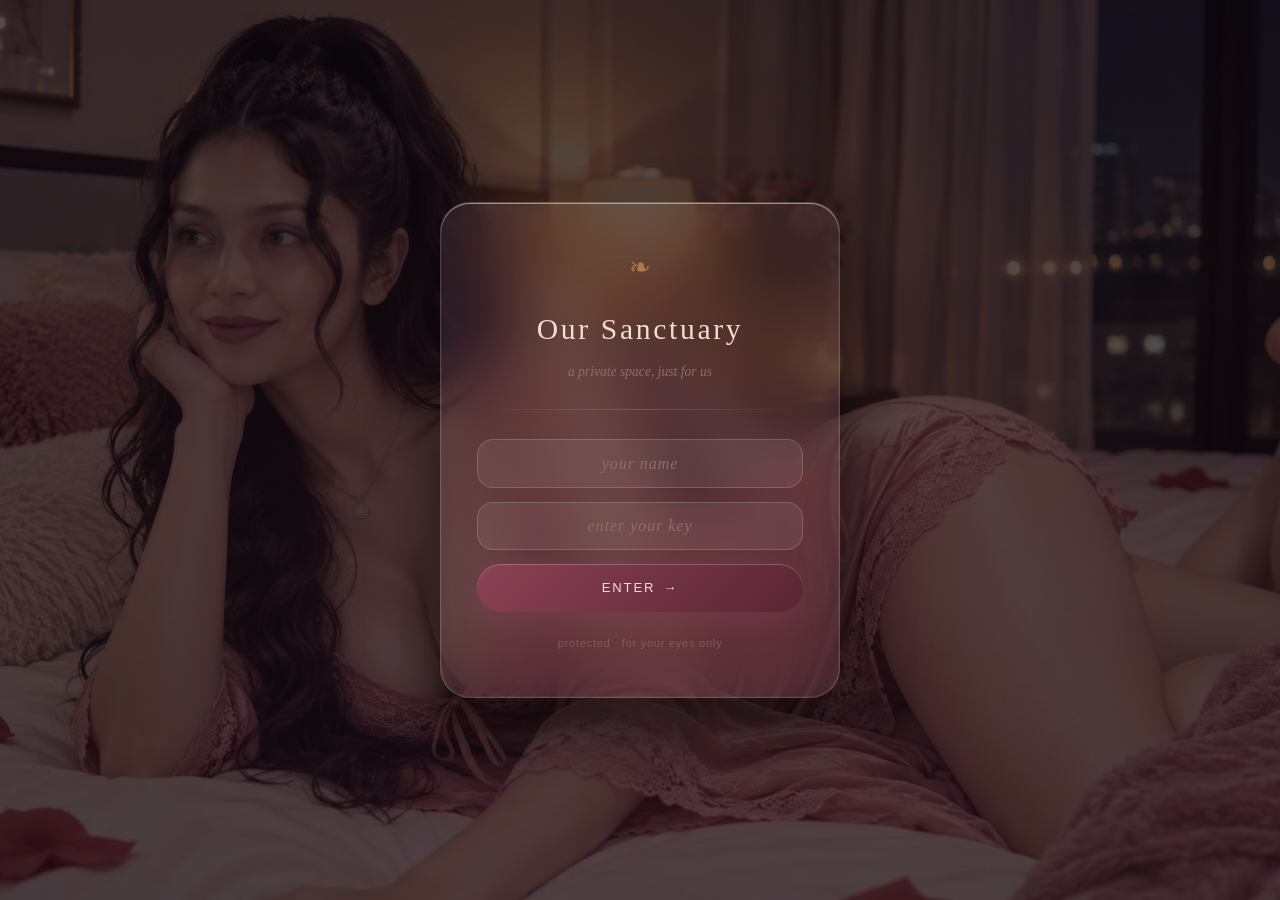
<file: index.html>
<!DOCTYPE html>
<html lang="en">
<head>
    <meta charset="UTF-8">
    <meta name="viewport" content="width=device-width, initial-scale=1.0, viewport-fit=cover">
    <meta name="robots" content="noindex, nofollow">
    <meta name="description" content="Private space">
    <title>Our Sanctuary</title>
    <link rel="icon" href="data:image/svg+xml,<svg xmlns='http://www.w3.org/2000/svg' viewBox='0 0 100 100'><text y='.9em' font-size='90'>🌹</text></svg>">
    <link rel="stylesheet" href="css/style.css?v=20260920m">

    <!-- Add to Home Screen — launches full-screen, without Safari's browser chrome -->
    <link rel="manifest" href="manifest.json">
    <link rel="apple-touch-icon" href="assets/icon-180.png">
    <meta name="apple-mobile-web-app-capable" content="yes">
    <meta name="apple-mobile-web-app-status-bar-style" content="black-translucent">
    <meta name="apple-mobile-web-app-title" content="Our Sanctuary">
    <meta name="theme-color" content="#0E0810">
</head>
<body class="page-gate" style="visibility:hidden">

    <div class="bg-layer"></div>
    <div class="hearts-container"></div>

    <main class="gate-card">
        <span class="gate-ornament">❧</span>
        <h1 class="gate-title" id="gate-title">Our Sanctuary</h1>
        <p class="gate-subtitle">a private space, just for us</p>
        <div class="gate-divider"></div>

        <form id="login-form" class="gate-form" autocomplete="off">
            <input
                type="text"
                id="name-input"
                class="password-field"
                placeholder="your name"
                autocomplete="name"
                maxlength="40"
                required
            >
            <input
                type="password"
                id="password-input"
                class="password-field"
                placeholder="enter your key"
                autocomplete="current-password"
                required
            >
            <p class="error-msg" id="error-msg" hidden aria-live="polite">
                Incorrect password. Please try again.
            </p>
            <button type="submit" class="enter-btn" id="enter-btn">
                <span>Enter</span>
                <span class="btn-arrow">→</span>
            </button>
        </form>

        <p class="gate-note">protected · for your eyes only</p>
    </main>

    <script src="js/config.js?v=20260920m"></script>
    <script src="js/crypto.js?v=20260920m"></script>
    <script src="js/auth.js?v=20260920m"></script>
    <!-- storage.js + firebase.js: needed here so clearLocalVaultDataIfSignedOut() can verify
         everything is actually backed up to the cloud before wiping anything on this page -->
    <script src="js/storage.js?v=20260920m"></script>
    <script src="js/firebase.js?v=20260920m"></script>
    <script src="js/hearts.js?v=20260920m"></script>
    <script>
        // Apply config
        if (CONFIG.siteTitle) {
            document.title = CONFIG.siteTitle;
            document.getElementById('gate-title').textContent = CONFIG.siteTitle;
        }
        // An admin-set custom background (synced from vault.html) takes priority over the bundled default,
        // using whatever focal point was picked for it — CONFIG.backgroundPosition only applies to the
        // bundled default photo, since it was tuned for that one specifically.
        const _customBg    = localStorage.getItem('sanctuary-custom-bg');
        const _customBgPos = localStorage.getItem('sanctuary-custom-bg-position');
        const _bgSrc        = _customBg || CONFIG.backgroundImage;
        if (_bgSrc) {
            const _layer = document.querySelector('.bg-layer');
            if (_layer) {
                _layer.style.backgroundImage =
                    `linear-gradient(rgba(14,8,16,.72),rgba(14,8,16,.72)), url('${_bgSrc}')`;
                _layer.style.backgroundPosition = _customBg ? (_customBgPos || 'center') : (CONFIG.backgroundPosition || 'center');
            }
        }

        // Skip gate if already authenticated; unhide only after the async check
        (async () => {
            if (await isAuthenticated()) {
                window.location.href = 'vault.html';
            } else {
                await clearLocalVaultDataIfSignedOut();
                document.getElementById('name-input').value = getLoginName();
                document.body.style.visibility = '';
            }
        })();

        document.getElementById('login-form').addEventListener('submit', async function(e) {
            e.preventDefault();
            const btn  = document.getElementById('enter-btn');
            const err  = document.getElementById('error-msg');
            const name = document.getElementById('name-input').value.trim();
            const pw   = document.getElementById('password-input').value;

            btn.disabled = true;
            btn.innerHTML = '<span>Unlocking…</span>';
            err.hidden = true;

            const ok = await login(pw);
            if (ok) setLoginName(name);

            if (ok) {
                document.body.classList.add('unlocking');
                setTimeout(function() { window.location.href = 'vault.html'; }, 750);
            } else {
                btn.disabled = false;
                btn.innerHTML = '<span>Enter</span><span class="btn-arrow">→</span>';
                err.hidden = false;
                document.getElementById('password-input').value = '';
                document.getElementById('password-input').focus();
            }
        });
    </script>
</body>
</html>
</file>
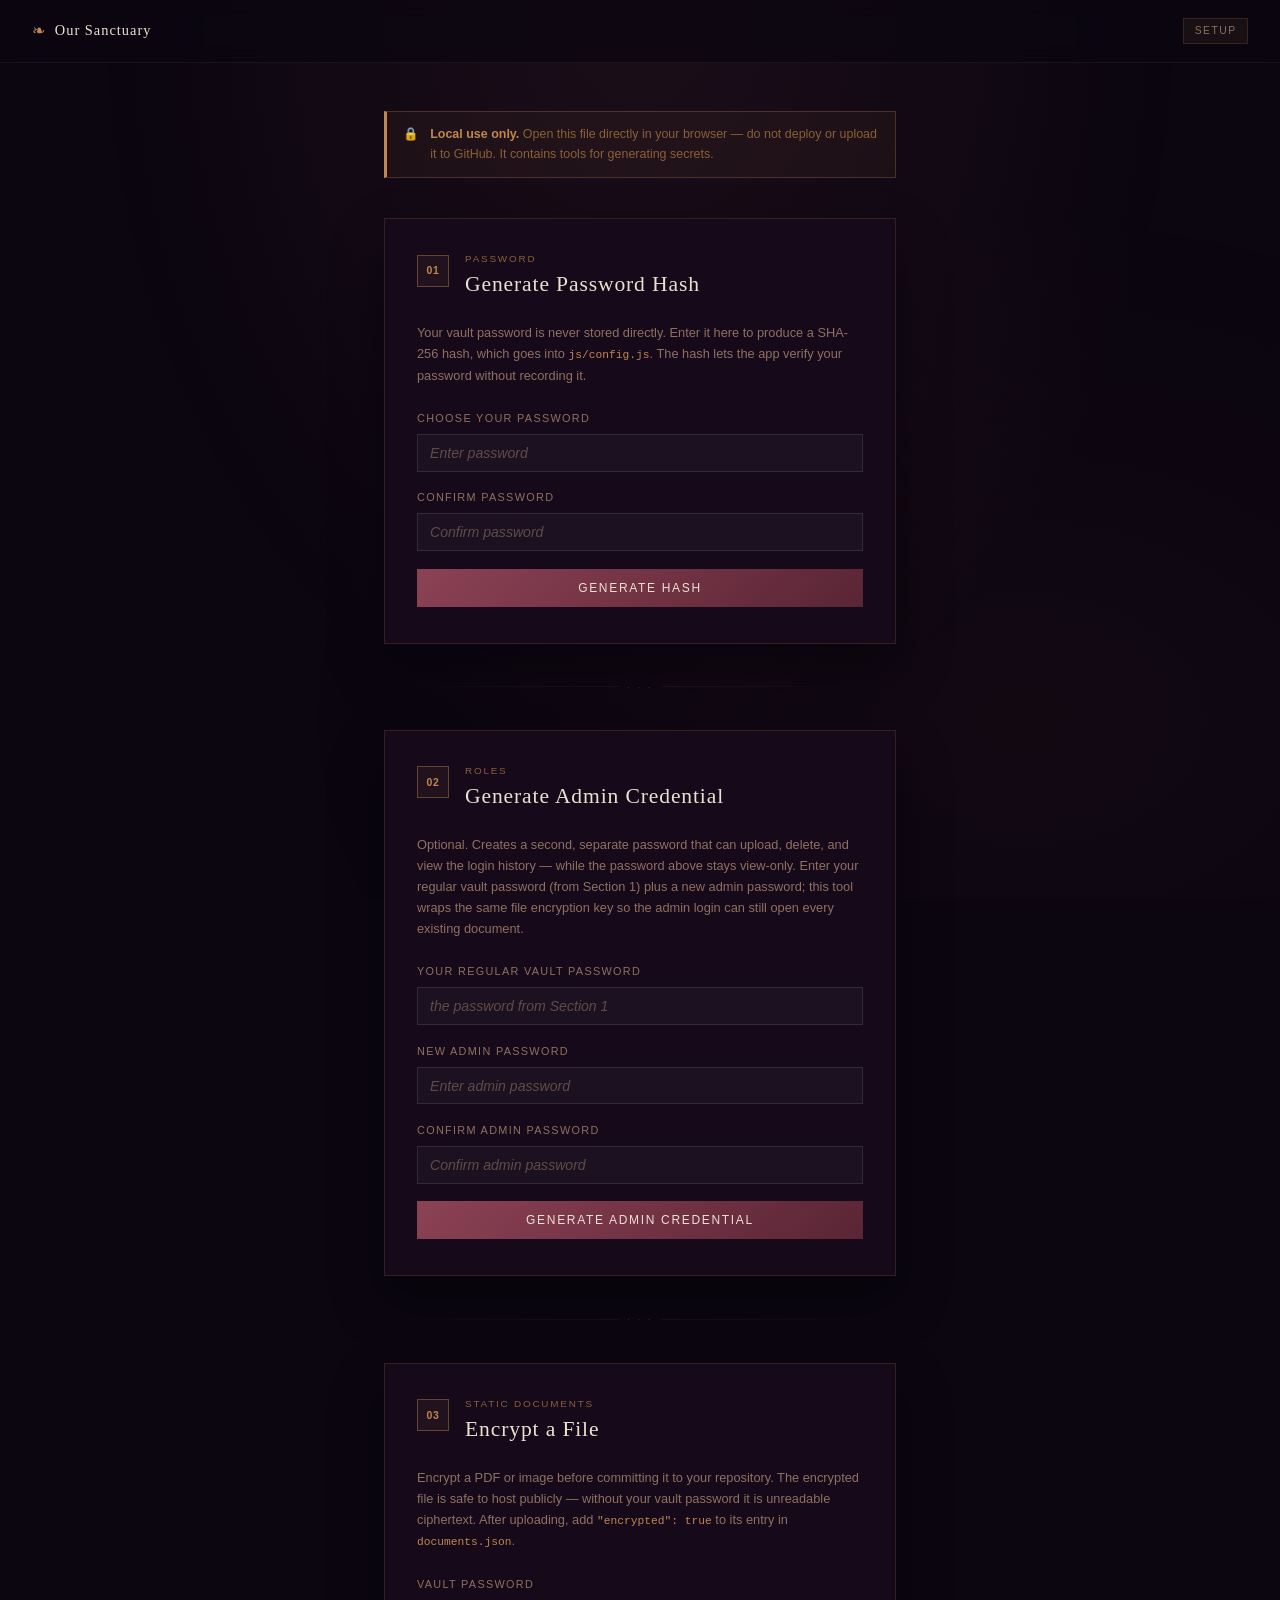
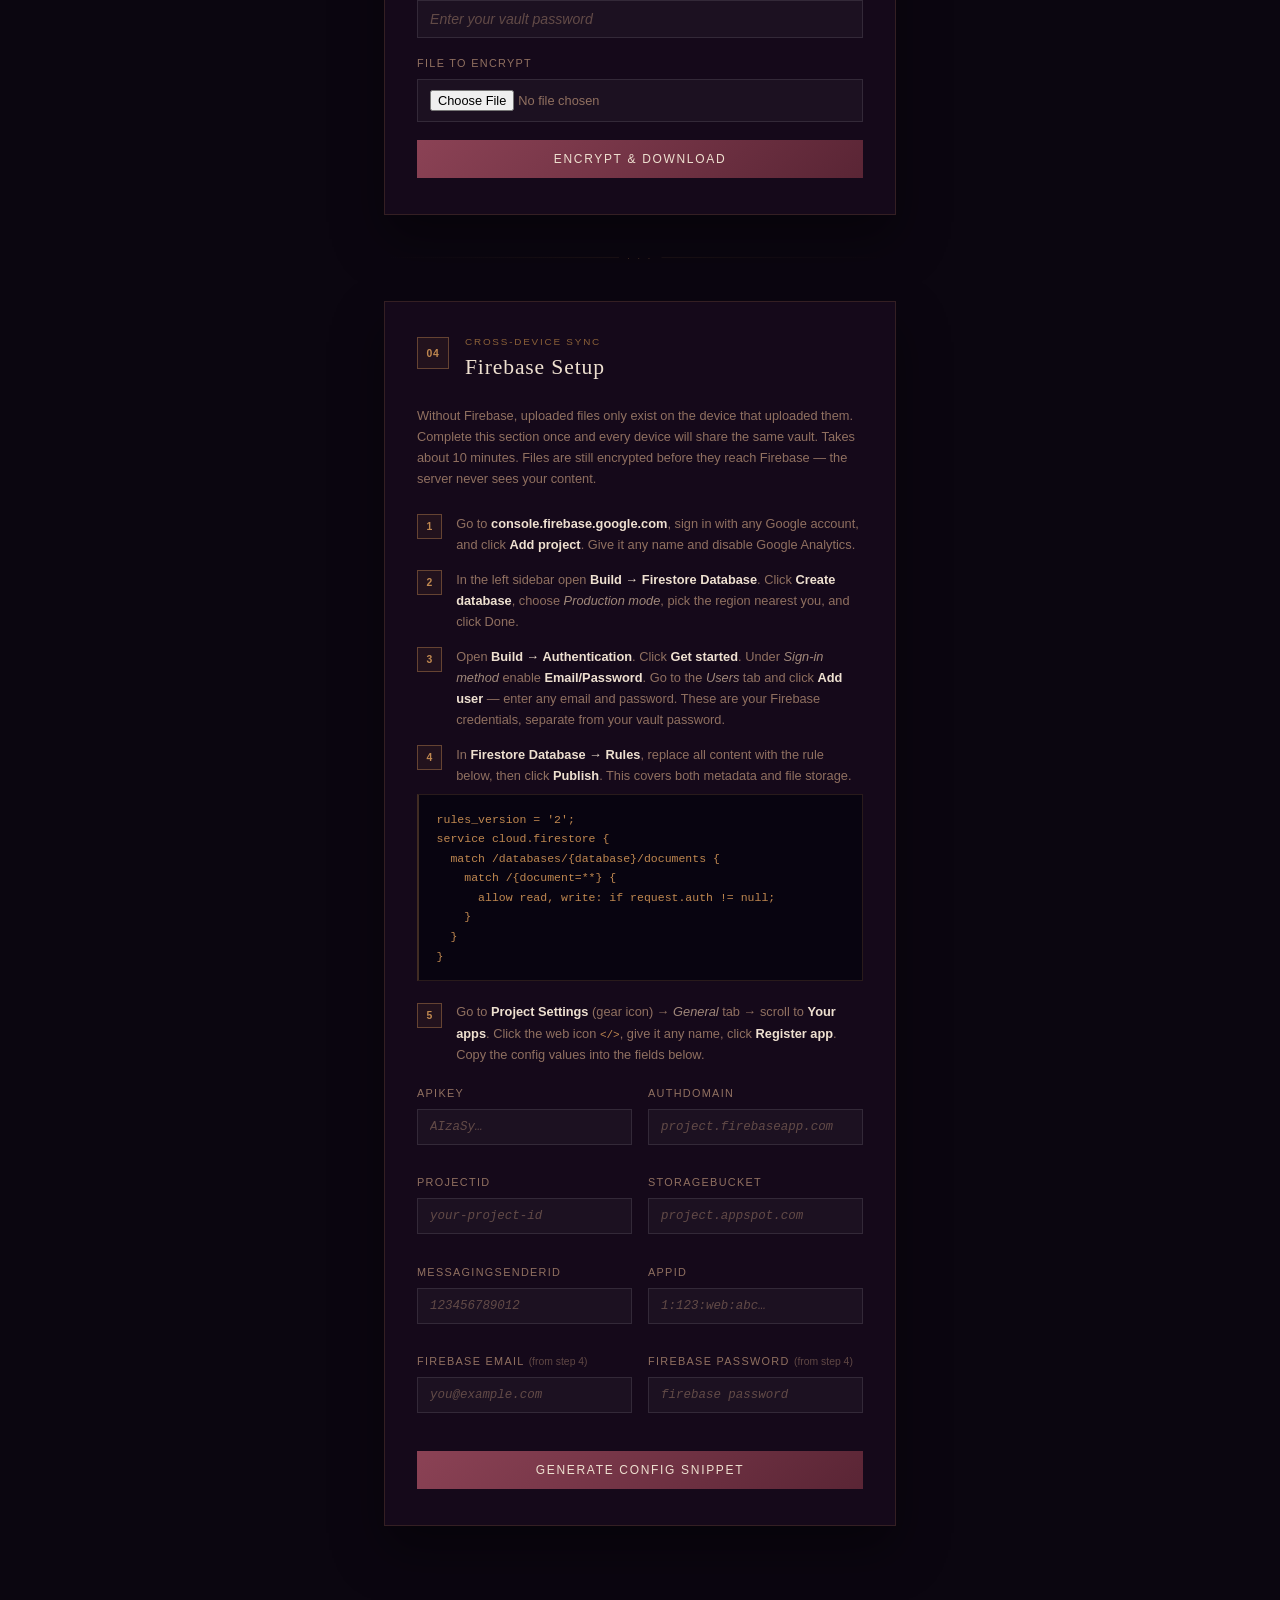
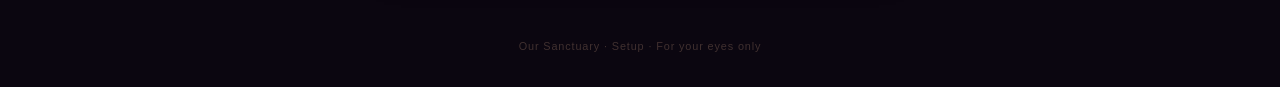
<file: setup.html>
<!DOCTYPE html>
<html lang="en">
<head>
    <meta charset="UTF-8">
    <meta name="viewport" content="width=device-width, initial-scale=1.0">
    <title>Setup — Our Sanctuary</title>
    <link rel="icon" href="data:image/svg+xml,<svg xmlns='http://www.w3.org/2000/svg' viewBox='0 0 100 100'><text y='.9em' font-size='90'>🌹</text></svg>">
    <style>
        [hidden] { display: none !important; }

        :root {
            --bg:         #0B0610;
            --surface:    #15091A;
            --surface-2:  #1C0D20;
            --border:     rgba(192,136,80,0.18);
            --border-hi:  rgba(192,136,80,0.42);
            --amber:      #C08850;
            --amber-dim:  #8A6038;
            --rose:       #8B4255;
            --rose-deep:  #5A2535;
            --rose-light: #B87088;
            --cream:      #EEE0D0;
            --muted:      #907060;
            --code-bg:    #080410;
            --error:      #E07070;
            --ok:         #70B080;

            --f-serif:  'Palatino Linotype', Palatino, 'Book Antiqua', Georgia, serif;
            --f-sans:   -apple-system, 'Helvetica Neue', Arial, sans-serif;
            --f-mono:   'Courier New', Courier, monospace;
        }

        *, *::before, *::after { box-sizing: border-box; margin: 0; padding: 0; }

        html { font-size: 16px; scroll-behavior: smooth; }

        body {
            background: var(--bg);
            color: var(--cream);
            font-family: var(--f-sans);
            line-height: 1.65;
            min-height: 100vh;
        }

        /* ── Background glow ───────────────────────────── */
        .bg-layer {
            position: fixed;
            inset: 0;
            z-index: 0;
            background:
                radial-gradient(ellipse at 50% 0%, rgba(139,66,85,0.13) 0%, transparent 60%),
                radial-gradient(ellipse at 80% 80%, rgba(90,37,53,0.08) 0%, transparent 50%);
            pointer-events: none;
        }

        /* ── Header ────────────────────────────────────── */
        .page-header {
            position: relative;
            z-index: 1;
            display: flex;
            align-items: center;
            justify-content: space-between;
            padding: 1.1rem 2rem;
            border-bottom: 1px solid rgba(255,255,255,0.05);
            background: rgba(11,6,16,0.7);
            backdrop-filter: blur(10px);
            -webkit-backdrop-filter: blur(10px);
        }

        .header-brand {
            display: flex;
            align-items: center;
            gap: 0.55rem;
            font-family: var(--f-serif);
            font-size: 0.9rem;
            letter-spacing: 0.07em;
            color: var(--cream);
        }

        .header-ornament { color: var(--amber); font-size: 1rem; }

        .header-tag {
            font-family: var(--f-sans);
            font-size: 0.65rem;
            letter-spacing: 0.14em;
            text-transform: uppercase;
            color: var(--muted);
            background: rgba(192,136,80,0.08);
            border: 1px solid var(--border);
            padding: 0.2rem 0.65rem;
        }

        /* ── Main layout ───────────────────────────────── */
        main {
            position: relative;
            z-index: 1;
            max-width: 560px;
            margin: 0 auto;
            padding: 3rem 1.5rem 5rem;
            display: flex;
            flex-direction: column;
            gap: 0;
        }

        /* ── Local-only warning strip ──────────────────── */
        .local-warning {
            display: flex;
            align-items: flex-start;
            gap: 0.7rem;
            background: rgba(192,136,80,0.06);
            border: 1px solid rgba(192,136,80,0.28);
            border-left: 3px solid var(--amber);
            padding: 0.85rem 1rem;
            margin-bottom: 2.5rem;
            font-size: 0.78rem;
            color: var(--amber-dim);
            line-height: 1.55;
        }

        .local-warning strong { color: var(--amber); font-weight: 600; }

        /* ── Section card ──────────────────────────────── */
        .section-card {
            background: var(--surface);
            border: 1px solid var(--border);
            padding: 2rem 2rem 2.25rem;
            box-shadow: 0 24px 48px rgba(0,0,0,0.38);
        }

        .section-header {
            display: flex;
            align-items: flex-start;
            gap: 1rem;
            margin-bottom: 1.5rem;
        }

        .section-badge {
            flex-shrink: 0;
            width: 2rem;
            height: 2rem;
            border: 1px solid var(--border-hi);
            background: rgba(192,136,80,0.07);
            display: flex;
            align-items: center;
            justify-content: center;
            font-family: var(--f-sans);
            font-size: 0.65rem;
            font-weight: 600;
            letter-spacing: 0.06em;
            color: var(--amber);
            margin-top: 0.2rem;
        }

        .section-titles {}

        .section-eyebrow {
            font-family: var(--f-sans);
            font-size: 0.62rem;
            letter-spacing: 0.18em;
            text-transform: uppercase;
            color: var(--amber-dim);
            margin-bottom: 0.2rem;
        }

        .section-title {
            font-family: var(--f-serif);
            font-size: 1.35rem;
            font-weight: 400;
            letter-spacing: 0.04em;
            color: var(--cream);
            line-height: 1.25;
        }

        .section-desc {
            font-size: 0.8rem;
            color: var(--muted);
            line-height: 1.65;
            margin-bottom: 1.5rem;
        }

        /* ── Section divider ───────────────────────────── */
        .section-sep {
            display: flex;
            align-items: center;
            justify-content: center;
            gap: 0.55rem;
            padding: 2.25rem 0;
            color: var(--amber-dim);
            font-size: 0.55rem;
            letter-spacing: 0.3em;
            opacity: 0.45;
        }

        .section-sep::before,
        .section-sep::after {
            content: '';
            flex: 1;
            height: 1px;
            background: linear-gradient(to right, transparent, rgba(192,136,80,0.18));
        }

        .section-sep::after { transform: scaleX(-1); }

        /* ── Form fields ───────────────────────────────── */
        .field { margin-bottom: 1.1rem; }

        .field-label {
            display: block;
            font-size: 0.68rem;
            letter-spacing: 0.12em;
            text-transform: uppercase;
            color: var(--muted);
            margin-bottom: 0.38rem;
        }

        .field-label-opt {
            text-transform: none;
            letter-spacing: 0;
            font-size: 0.65rem;
            opacity: 0.6;
        }

        input[type="password"],
        input[type="text"],
        input[type="email"],
        input[type="file"] {
            width: 100%;
            background: rgba(255,255,255,0.03);
            border: 1px solid rgba(255,255,255,0.1);
            color: var(--cream);
            padding: 0.62rem 0.75rem;
            font-family: var(--f-sans);
            font-size: 0.88rem;
            outline: none;
            transition: border-color 0.2s, background 0.2s;
            -webkit-user-select: text;
            user-select: text;
            border-radius: 0;
            appearance: none;
            -webkit-appearance: none;
        }

        input[type="password"]:focus,
        input[type="text"]:focus,
        input[type="email"]:focus { border-color: var(--amber); background: rgba(255,255,255,0.055); }

        input::placeholder { color: var(--muted); opacity: 0.6; font-style: italic; }

        input[type="file"] { cursor: pointer; color: var(--muted); font-size: 0.8rem; }
        input[type="file"]:focus { border-color: var(--amber); }

        /* ── Buttons ───────────────────────────────────── */
        .btn-primary {
            width: 100%;
            background: linear-gradient(135deg, var(--rose) 0%, var(--rose-deep) 100%);
            color: var(--cream);
            border: none;
            padding: 0.75rem 1.5rem;
            font-family: var(--f-sans);
            font-size: 0.75rem;
            letter-spacing: 0.14em;
            text-transform: uppercase;
            cursor: pointer;
            transition: all 0.22s;
        }

        .btn-primary:hover:not(:disabled) {
            background: linear-gradient(135deg, var(--rose-light) 0%, var(--rose) 100%);
            box-shadow: 0 8px 24px rgba(139,66,85,0.36);
            transform: translateY(-1px);
        }

        .btn-primary:disabled { opacity: 0.52; cursor: not-allowed; transform: none; }

        .btn-ghost {
            background: transparent;
            border: 1px solid var(--border-hi);
            color: var(--amber);
            padding: 0.38rem 1rem;
            font-family: var(--f-sans);
            font-size: 0.71rem;
            letter-spacing: 0.09em;
            cursor: pointer;
            transition: all 0.18s;
        }

        .btn-ghost:hover { background: rgba(192,136,80,0.08); border-color: rgba(192,136,80,0.6); }

        /* ── Error / success messages ──────────────────── */
        .msg-error {
            font-size: 0.75rem;
            color: var(--error);
            margin-bottom: 0.75rem;
            line-height: 1.5;
        }

        .msg-success {
            background: rgba(80,160,100,0.07);
            border: 1px solid rgba(80,160,100,0.3);
            border-left: 3px solid var(--ok);
            padding: 0.8rem 1rem;
            font-size: 0.78rem;
            color: #85b890;
            margin-top: 1rem;
            line-height: 1.6;
        }

        .msg-success code { font-family: var(--f-mono); font-size: 0.87em; color: #a0d0a8; }

        /* ── Result panel (hash output) ────────────────── */
        .result-panel {
            margin-top: 1.5rem;
            background: var(--code-bg);
            border: 1px solid var(--border);
            padding: 1.25rem;
        }

        .result-label {
            font-size: 0.65rem;
            letter-spacing: 0.15em;
            text-transform: uppercase;
            color: var(--muted);
            margin-bottom: 0.65rem;
        }

        .hash-value {
            font-family: var(--f-mono);
            font-size: 0.77rem;
            color: var(--amber);
            word-break: break-all;
            line-height: 1.7;
            margin-bottom: 1rem;
            -webkit-user-select: text;
            user-select: text;
        }

        .result-instructions {
            margin-top: 1rem;
            padding-top: 0.9rem;
            border-top: 1px solid rgba(255,255,255,0.05);
            font-size: 0.76rem;
            color: var(--muted);
            line-height: 1.65;
        }

        .result-instructions code {
            font-family: var(--f-mono);
            font-size: 0.88em;
            color: var(--amber);
            background: rgba(192,136,80,0.08);
            padding: 0.1em 0.35em;
        }

        /* ── Steps list ────────────────────────────────── */
        .steps { margin: 1.25rem 0 0.5rem; display: flex; flex-direction: column; gap: 0.85rem; }

        .step {
            display: flex;
            gap: 0.9rem;
            align-items: flex-start;
            font-size: 0.8rem;
            color: var(--muted);
            line-height: 1.65;
        }

        .step-num {
            flex-shrink: 0;
            width: 1.55rem;
            height: 1.55rem;
            border: 1px solid var(--border-hi);
            background: rgba(192,136,80,0.07);
            display: flex;
            align-items: center;
            justify-content: center;
            font-size: 0.65rem;
            font-weight: 600;
            color: var(--amber);
            letter-spacing: 0.02em;
            margin-top: 0.08rem;
        }

        .step strong { color: var(--cream); font-weight: 600; }
        .step em { font-style: italic; color: #a0887a; }
        .step code { font-family: var(--f-mono); font-size: 0.86em; color: var(--amber); }

        /* ── Code / rule blocks ────────────────────────── */
        .code-block {
            background: var(--code-bg);
            border: 1px solid var(--border);
            border-left: 2px solid rgba(192,136,80,0.3);
            padding: 0.9rem 1.1rem;
            font-family: var(--f-mono);
            font-size: 0.72rem;
            color: var(--amber);
            white-space: pre;
            overflow-x: auto;
            line-height: 1.7;
            margin: 0.5rem 0 1.25rem;
            -webkit-user-select: text;
            user-select: text;
        }

        /* ── Firebase config field grid ────────────────── */
        .fb-grid {
            display: grid;
            grid-template-columns: 1fr 1fr;
            gap: 0.75rem 1rem;
            margin-bottom: 1.25rem;
        }

        .fb-grid input { font-family: var(--f-mono); font-size: 0.78rem; }

        /* ── Snippet output panel ──────────────────────── */
        .snippet-panel {
            margin-top: 1.25rem;
            background: var(--code-bg);
            border: 1px solid var(--border-hi);
        }

        .snippet-header {
            display: flex;
            align-items: center;
            justify-content: space-between;
            padding: 0.6rem 1rem;
            border-bottom: 1px solid var(--border);
        }

        .snippet-header-label {
            font-size: 0.65rem;
            letter-spacing: 0.13em;
            text-transform: uppercase;
            color: var(--muted);
        }

        .snippet-code {
            padding: 1rem;
            font-family: var(--f-mono);
            font-size: 0.72rem;
            color: var(--amber);
            white-space: pre;
            overflow-x: auto;
            line-height: 1.75;
            -webkit-user-select: text;
            user-select: text;
        }

        .snippet-footer {
            padding: 0.75rem 1rem;
            border-top: 1px solid var(--border);
            font-size: 0.74rem;
            color: var(--muted);
            line-height: 1.55;
        }

        .snippet-footer code {
            font-family: var(--f-mono);
            font-size: 0.87em;
            color: var(--amber);
        }

        /* ── Page footer ───────────────────────────────── */
        .page-footer {
            position: relative;
            z-index: 1;
            text-align: center;
            padding: 2rem;
            font-size: 0.68rem;
            color: var(--muted);
            opacity: 0.4;
            letter-spacing: 0.08em;
        }

        /* ── Responsive ────────────────────────────────── */
        @media (max-width: 560px) {
            main { padding: 2rem 1rem 4rem; }
            .page-header { padding: 0.9rem 1rem; }
            .section-card { padding: 1.5rem 1.25rem 1.75rem; }
            .fb-grid { grid-template-columns: 1fr; }
        }
    </style>
</head>
<body>

<div class="bg-layer"></div>

<header class="page-header">
    <div class="header-brand">
        <span class="header-ornament">❧</span>
        <span>Our Sanctuary</span>
    </div>
    <span class="header-tag">Setup</span>
</header>

<main>

    <!-- Warning -->
    <div class="local-warning">
        <span>🔒</span>
        <span><strong>Local use only.</strong> Open this file directly in your browser — do not deploy or upload it to GitHub. It contains tools for generating secrets.</span>
    </div>

    <!-- ── Section 1: Password Hash ───────────────────── -->
    <div class="section-card">
        <div class="section-header">
            <div class="section-badge">01</div>
            <div class="section-titles">
                <div class="section-eyebrow">Password</div>
                <h2 class="section-title">Generate Password Hash</h2>
            </div>
        </div>

        <p class="section-desc">
            Your vault password is never stored directly. Enter it here to produce a SHA-256 hash,
            which goes into <code style="font-family:'Courier New',monospace;font-size:0.88em;color:var(--amber)">js/config.js</code>.
            The hash lets the app verify your password without recording it.
        </p>

        <form id="form">
            <div class="field">
                <label class="field-label" for="pw">Choose your password</label>
                <input type="password" id="pw" placeholder="Enter password" autocomplete="new-password" required>
            </div>
            <div class="field">
                <label class="field-label" for="pw2">Confirm password</label>
                <input type="password" id="pw2" placeholder="Confirm password" autocomplete="new-password" required>
            </div>
            <p class="msg-error" id="err" hidden>Passwords do not match.</p>
            <button type="submit" class="btn-primary">Generate Hash</button>
        </form>

        <div class="result-panel" id="result" hidden>
            <div class="result-label">Your password hash</div>
            <div class="hash-value" id="hash-out"></div>
            <button class="btn-ghost" id="copy-hash-btn" onclick="copyHash()">Copy to clipboard</button>
            <div class="result-instructions">
                Open <code>js/config.js</code> and replace the value of
                <code>passwordHash</code> with the hash above. Save the file, then upload your
                project to GitHub.
            </div>
        </div>
    </div>

    <div class="section-sep">· · ·</div>

    <!-- ── Section 2: Admin Credential ──────────────────── -->
    <div class="section-card">
        <div class="section-header">
            <div class="section-badge">02</div>
            <div class="section-titles">
                <div class="section-eyebrow">Roles</div>
                <h2 class="section-title">Generate Admin Credential</h2>
            </div>
        </div>

        <p class="section-desc">
            Optional. Creates a second, separate password that can upload, delete, and view the
            login history — while the password above stays view-only. Enter your regular vault
            password (from Section 1) plus a new admin password; this tool wraps the same file
            encryption key so the admin login can still open every existing document.
        </p>

        <form id="admin-form">
            <div class="field">
                <label class="field-label" for="admin-vault-pw">Your regular vault password</label>
                <input type="password" id="admin-vault-pw" placeholder="the password from Section 1" autocomplete="off" required>
            </div>
            <div class="field">
                <label class="field-label" for="admin-pw">New admin password</label>
                <input type="password" id="admin-pw" placeholder="Enter admin password" autocomplete="new-password" required>
            </div>
            <div class="field">
                <label class="field-label" for="admin-pw2">Confirm admin password</label>
                <input type="password" id="admin-pw2" placeholder="Confirm admin password" autocomplete="new-password" required>
            </div>
            <p class="msg-error" id="admin-err" hidden></p>
            <button type="submit" class="btn-primary">Generate Admin Credential</button>
        </form>

        <div class="result-panel" id="admin-result" hidden>
            <div class="result-label">adminPasswordHash</div>
            <div class="hash-value" id="admin-hash-out"></div>
            <div class="result-label" style="margin-top:0.9rem;">adminWrappedKey</div>
            <div class="hash-value" id="admin-wrapped-out"></div>
            <button class="btn-ghost" id="copy-admin-btn" onclick="copyAdminValues()">Copy both</button>
            <div class="result-instructions">
                Open <code>js/config.js</code> and set <code>adminPasswordHash</code> and
                <code>adminWrappedKey</code> to the values above. Save the file, then redeploy.
            </div>
        </div>
    </div>

    <div class="section-sep">· · ·</div>

    <!-- ── Section 3: Encrypt File ────────────────────── -->
    <div class="section-card">
        <div class="section-header">
            <div class="section-badge">03</div>
            <div class="section-titles">
                <div class="section-eyebrow">Static Documents</div>
                <h2 class="section-title">Encrypt a File</h2>
            </div>
        </div>

        <p class="section-desc">
            Encrypt a PDF or image before committing it to your repository. The encrypted file
            is safe to host publicly — without your vault password it is unreadable ciphertext.
            After uploading, add <code style="font-family:'Courier New',monospace;font-size:0.88em;color:var(--amber)">"encrypted": true</code> to its
            entry in <code style="font-family:'Courier New',monospace;font-size:0.88em;color:var(--amber)">documents.json</code>.
        </p>

        <form id="enc-form">
            <div class="field">
                <label class="field-label" for="enc-pw">Vault password</label>
                <input type="password" id="enc-pw" placeholder="Enter your vault password" autocomplete="current-password" required>
            </div>
            <div class="field">
                <label class="field-label" for="enc-file">File to encrypt</label>
                <input type="file" id="enc-file" accept=".pdf,.jpg,.jpeg,.png,.gif,.webp,.avif,.bmp" required>
            </div>
            <p class="msg-error" id="enc-err" hidden></p>
            <button type="submit" id="enc-btn" class="btn-primary">Encrypt &amp; Download</button>
        </form>

        <div id="enc-success" hidden>
            <div class="msg-success">
                ✓ Encrypted file downloaded. Upload it to your <code>docs/</code> folder, then in
                <code>documents.json</code> set <code>"encrypted": true</code> on that document's entry.
            </div>
        </div>
    </div>

    <div class="section-sep">· · ·</div>

    <!-- ── Section 4: Firebase ────────────────────────── -->
    <div class="section-card">
        <div class="section-header">
            <div class="section-badge">04</div>
            <div class="section-titles">
                <div class="section-eyebrow">Cross-Device Sync</div>
                <h2 class="section-title">Firebase Setup</h2>
            </div>
        </div>

        <p class="section-desc">
            Without Firebase, uploaded files only exist on the device that uploaded them. Complete
            this section once and every device will share the same vault. Takes about 10 minutes.
            Files are still encrypted before they reach Firebase — the server never sees your content.
        </p>

        <div class="steps">
            <div class="step">
                <div class="step-num">1</div>
                <div>Go to <strong>console.firebase.google.com</strong>, sign in with any Google account, and click <strong>Add project</strong>. Give it any name and disable Google Analytics.</div>
            </div>
            <div class="step">
                <div class="step-num">2</div>
                <div>In the left sidebar open <strong>Build → Firestore Database</strong>. Click <strong>Create database</strong>, choose <em>Production mode</em>, pick the region nearest you, and click Done.</div>
            </div>
            <div class="step">
                <div class="step-num">3</div>
                <div>Open <strong>Build → Authentication</strong>. Click <strong>Get started</strong>. Under <em>Sign-in method</em> enable <strong>Email/Password</strong>. Go to the <em>Users</em> tab and click <strong>Add user</strong> — enter any email and password. These are your Firebase credentials, separate from your vault password.</div>
            </div>
            <div class="step">
                <div class="step-num">4</div>
                <div>In <strong>Firestore Database → Rules</strong>, replace all content with the rule below, then click <strong>Publish</strong>. This covers both metadata and file storage.</div>
            </div>
        </div>

        <div class="code-block">rules_version = '2';
service cloud.firestore {
  match /databases/{database}/documents {
    match /{document=**} {
      allow read, write: if request.auth != null;
    }
  }
}</div>

        <div class="steps">
            <div class="step">
                <div class="step-num">5</div>
                <div>Go to <strong>Project Settings</strong> (gear icon) → <em>General</em> tab → scroll to <strong>Your apps</strong>. Click the web icon <code>&lt;/&gt;</code>, give it any name, click <strong>Register app</strong>. Copy the config values into the fields below.</div>
            </div>
        </div>

        <div class="fb-grid" style="margin-top:1.25rem;">
            <div class="field">
                <label class="field-label" for="fb-apiKey">apiKey</label>
                <input type="text" id="fb-apiKey" placeholder="AIzaSy…">
            </div>
            <div class="field">
                <label class="field-label" for="fb-authDomain">authDomain</label>
                <input type="text" id="fb-authDomain" placeholder="project.firebaseapp.com">
            </div>
            <div class="field">
                <label class="field-label" for="fb-projectId">projectId</label>
                <input type="text" id="fb-projectId" placeholder="your-project-id">
            </div>
            <div class="field">
                <label class="field-label" for="fb-storageBucket">storageBucket</label>
                <input type="text" id="fb-storageBucket" placeholder="project.appspot.com">
            </div>
            <div class="field">
                <label class="field-label" for="fb-msgId">messagingSenderId</label>
                <input type="text" id="fb-msgId" placeholder="123456789012">
            </div>
            <div class="field">
                <label class="field-label" for="fb-appId">appId</label>
                <input type="text" id="fb-appId" placeholder="1:123:web:abc…">
            </div>
            <div class="field">
                <label class="field-label" for="fb-email">Firebase email <span class="field-label-opt">(from step 4)</span></label>
                <input type="text" id="fb-email" placeholder="you@example.com">
            </div>
            <div class="field">
                <label class="field-label" for="fb-pw">Firebase password <span class="field-label-opt">(from step 4)</span></label>
                <input type="text" id="fb-pw" placeholder="firebase password">
            </div>
        </div>

        <button type="button" class="btn-primary" onclick="generateFbSnippet()">Generate Config Snippet</button>

        <div class="snippet-panel" id="fb-snippet" hidden>
            <div class="snippet-header">
                <span class="snippet-header-label">Paste into js/config.js</span>
                <button class="btn-ghost" id="copy-snippet-btn" onclick="copyFbSnippet()">Copy</button>
            </div>
            <div class="snippet-code" id="fb-snippet-code"></div>
            <div class="snippet-footer">
                Open <code>js/config.js</code>, find the <code>firebaseConfig</code> block, and
                replace it with the snippet above. Save the file and redeploy.
            </div>
        </div>
    </div>

</main>

<footer class="page-footer">Our Sanctuary · Setup · For your eyes only</footer>

<script>
    // ── Password hash ────────────────────────────────────────────────
    async function sha256(str) {
        const buf  = new TextEncoder().encode(str);
        const hash = await crypto.subtle.digest('SHA-256', buf);
        return Array.from(new Uint8Array(hash))
            .map(b => b.toString(16).padStart(2, '0'))
            .join('');
    }

    document.getElementById('form').addEventListener('submit', async function(e) {
        e.preventDefault();
        const pw  = document.getElementById('pw').value;
        const pw2 = document.getElementById('pw2').value;
        const err = document.getElementById('err');
        if (pw !== pw2) { err.hidden = false; return; }
        err.hidden = true;
        const hash = await sha256(pw);
        document.getElementById('hash-out').textContent = hash;
        document.getElementById('result').hidden = false;
    });

    function copyHash() {
        const text = document.getElementById('hash-out').textContent;
        navigator.clipboard.writeText(text).then(function() {
            const btn = document.getElementById('copy-hash-btn');
            const prev = btn.textContent;
            btn.textContent = 'Copied!';
            setTimeout(function() { btn.textContent = prev; }, 2000);
        });
    }

    // ── Admin credential ─────────────────────────────────────────────
    const _ADMIN_SALT = new TextEncoder().encode('sanctuary-vault-v1');

    async function deriveVaultKey(password, extractable, usages) {
        const km = await crypto.subtle.importKey(
            'raw', new TextEncoder().encode(password), 'PBKDF2', false, ['deriveKey']
        );
        return crypto.subtle.deriveKey(
            { name: 'PBKDF2', salt: _ADMIN_SALT, iterations: 200000, hash: 'SHA-256' },
            km,
            { name: 'AES-GCM', length: 256 },
            extractable, usages
        );
    }

    function _bufToB64(buf) {
        const bytes = new Uint8Array(buf);
        let str = '';
        for (let i = 0; i < bytes.length; i++) str += String.fromCharCode(bytes[i]);
        return btoa(str);
    }

    document.getElementById('admin-form').addEventListener('submit', async function(e) {
        e.preventDefault();
        const vaultPw = document.getElementById('admin-vault-pw').value;
        const adminPw = document.getElementById('admin-pw').value;
        const adminPw2 = document.getElementById('admin-pw2').value;
        const err = document.getElementById('admin-err');

        if (adminPw !== adminPw2) {
            err.textContent = 'Admin passwords do not match.';
            err.hidden = false;
            return;
        }
        if (adminPw === vaultPw) {
            err.textContent = 'Admin password should be different from your regular password.';
            err.hidden = false;
            return;
        }
        err.hidden = true;

        // The regular password's derived key IS the file encryption key — wrap it so the
        // admin password can unlock the same key without ever knowing the regular password.
        const masterKey = await deriveVaultKey(vaultPw, true, ['encrypt', 'decrypt']);
        const masterRaw = await crypto.subtle.exportKey('raw', masterKey);

        const adminKey = await deriveVaultKey(adminPw, false, ['encrypt']);
        const iv  = crypto.getRandomValues(new Uint8Array(12));
        const ct  = await crypto.subtle.encrypt({ name: 'AES-GCM', iv }, adminKey, masterRaw);
        const wrapped = new Uint8Array(12 + ct.byteLength);
        wrapped.set(iv);
        wrapped.set(new Uint8Array(ct), 12);

        const adminHash = await sha256(adminPw);
        document.getElementById('admin-hash-out').textContent = adminHash;
        document.getElementById('admin-wrapped-out').textContent = _bufToB64(wrapped);
        document.getElementById('admin-result').hidden = false;
    });

    function copyAdminValues() {
        const hash = document.getElementById('admin-hash-out').textContent;
        const wrapped = document.getElementById('admin-wrapped-out').textContent;
        const text = "adminPasswordHash: '" + hash + "',\nadminWrappedKey:   '" + wrapped + "',";
        navigator.clipboard.writeText(text).then(function() {
            const btn = document.getElementById('copy-admin-btn');
            const prev = btn.textContent;
            btn.textContent = 'Copied!';
            setTimeout(function() { btn.textContent = prev; }, 2000);
        });
    }

    // ── File encryption ──────────────────────────────────────────────
    const _SALT = new TextEncoder().encode('sanctuary-vault-v1');

    async function deriveEncKey(password) {
        const km = await crypto.subtle.importKey(
            'raw', new TextEncoder().encode(password), 'PBKDF2', false, ['deriveKey']
        );
        return crypto.subtle.deriveKey(
            { name: 'PBKDF2', salt: _SALT, iterations: 200000, hash: 'SHA-256' },
            km,
            { name: 'AES-GCM', length: 256 },
            false, ['encrypt']
        );
    }

    document.getElementById('enc-form').addEventListener('submit', async function(e) {
        e.preventDefault();
        const pw   = document.getElementById('enc-pw').value;
        const file = document.getElementById('enc-file').files[0];
        const err  = document.getElementById('enc-err');
        const btn  = document.getElementById('enc-btn');

        err.hidden = true;
        document.getElementById('enc-success').hidden = true;

        if (!pw)   { err.textContent = 'Enter your vault password.'; err.hidden = false; return; }
        if (!file) { err.textContent = 'Select a file to encrypt.';  err.hidden = false; return; }

        btn.disabled    = true;
        btn.textContent = 'Encrypting…';

        try {
            const key = await deriveEncKey(pw);
            const buf = await file.arrayBuffer();
            const iv  = crypto.getRandomValues(new Uint8Array(12));
            const ct  = await crypto.subtle.encrypt({ name: 'AES-GCM', iv }, key, buf);
            const out = new Uint8Array(12 + ct.byteLength);
            out.set(iv);
            out.set(new Uint8Array(ct), 12);
            const blob = new Blob([out], { type: 'application/octet-stream' });
            const url  = URL.createObjectURL(blob);
            const a    = document.createElement('a');
            a.href     = url;
            a.download = file.name;
            document.body.appendChild(a);
            a.click();
            document.body.removeChild(a);
            URL.revokeObjectURL(url);
            document.getElementById('enc-success').hidden = false;
        } catch (ex) {
            err.textContent = 'Encryption failed: ' + ex.message;
            err.hidden = false;
        } finally {
            btn.disabled    = false;
            btn.textContent = 'Encrypt & Download';
        }
    });

    // ── Firebase snippet generator ───────────────────────────────────
    function generateFbSnippet() {
        var v = function(id) { return document.getElementById(id).value.trim(); };
        var snippet =
'    firebaseConfig: {\n' +
'        apiKey:            \'' + v('fb-apiKey')        + '\',\n' +
'        authDomain:        \'' + v('fb-authDomain')    + '\',\n' +
'        projectId:         \'' + v('fb-projectId')     + '\',\n' +
'        storageBucket:     \'' + v('fb-storageBucket') + '\',\n' +
'        messagingSenderId: \'' + v('fb-msgId')         + '\',\n' +
'        appId:             \'' + v('fb-appId')         + '\'\n' +
'    },\n' +
'    firebaseEmail:    \'' + v('fb-email') + '\',\n' +
'    firebasePassword: \'' + v('fb-pw')    + '\'';
        document.getElementById('fb-snippet-code').textContent = snippet;
        document.getElementById('fb-snippet').hidden = false;
    }

    function copyFbSnippet() {
        var text = document.getElementById('fb-snippet-code').textContent;
        navigator.clipboard.writeText(text).then(function() {
            var btn = document.getElementById('copy-snippet-btn');
            var prev = btn.textContent;
            btn.textContent = 'Copied!';
            setTimeout(function() { btn.textContent = prev; }, 2000);
        });
    }
</script>
</body>
</html>
</file>
<file: css/style.css>
/* =============================================
   Our Sanctuary — Romantic Document Vault
   ============================================= */

/* Ensure [hidden] always wins over display rules in this stylesheet */
[hidden] { display: none !important; }

:root {
    --bg:          #0E0810;
    --surface:     #1A0E16;
    --card:        #221219;
    --rose-deep:   #5A2535;
    --rose:        #8B4255;
    --rose-light:  #B87088;
    --amber:       #C08850;
    --amber-light: #D4A870;
    --cream:       #EEE0D0;
    --muted:       #907060;
    --shadow:      rgba(0, 0, 0, 0.6);

    /* ── Liquid-glass material ──────────────────────── */
    --glass:           rgba(255, 255, 255, 0.07);
    --glass-hi:        rgba(255, 255, 255, 0.13);
    --glass-b:         rgba(255, 255, 255, 0.16);
    --glass-edge:      rgba(255, 255, 255, 0.45);
    --glass-blur:      26px;
    --glass-blur-soft: 14px;
    --ease-spring:     cubic-bezier(0.22, 1, 0.36, 1);

    --r-xl:   30px;
    --r-lg:   22px;
    --r-md:   16px;
    --r-sm:   12px;
    --r-pill: 999px;

    --font-d: 'Palatino Linotype', 'Book Antiqua', Palatino, Georgia, serif;
    --font-b: Georgia, 'Times New Roman', serif;
    --font-u: -apple-system, 'Helvetica Neue', Arial, sans-serif;

    --bg-image: none;
}

/* ── Reset & Global Protection ─────────────────── */
*, *::before, *::after {
    box-sizing: border-box;
    margin: 0;
    padding: 0;
    -webkit-user-select: none;
    -moz-user-select: none;
    user-select: none;
    -webkit-touch-callout: none;
    -webkit-tap-highlight-color: transparent;
    -webkit-user-drag: none;
}

html { font-size: 16px; scroll-behavior: smooth; }

body {
    background-color: var(--bg);
    color: var(--cream);
    font-family: var(--font-b);
    line-height: 1.65;
    min-height: 100vh;
    min-height: 100dvh;
    overflow-x: hidden;
    -webkit-font-smoothing: antialiased;
}

/* ── Background Layer ──────────────────────────── */
.bg-layer {
    position: fixed;
    inset: 0;
    z-index: 0;
    background-image:
        linear-gradient(rgba(14, 8, 16, 0.72), rgba(14, 8, 16, 0.72)),
        var(--bg-image);
    background-size: cover;
    background-position: center;
    background-repeat: no-repeat;
    background-color: var(--bg);
}

.bg-layer::after {
    content: '';
    position: absolute;
    inset: 0;
    background: radial-gradient(ellipse at 50% 60%, rgba(139, 66, 85, 0.14) 0%, transparent 65%);
    pointer-events: none;
}

header, main, footer, .gate-card {
    position: relative;
    z-index: 1;
}

/* ── Hearts Animation ──────────────────────────── */
.hearts-container {
    position: fixed;
    inset: 0;
    z-index: 0;
    pointer-events: none;
    overflow: hidden;
}

.float-heart {
    position: absolute;
    bottom: -30px;
    animation: float-up linear forwards;
    pointer-events: none;
}

@keyframes float-up {
    0%   { transform: translateY(0) rotate(-12deg) scale(0.7); opacity: 0; }
    8%   { opacity: 1; }
    88%  { opacity: 0.4; }
    100% { transform: translateY(-110vh) rotate(14deg) scale(1.1); opacity: 0; }
}

/* ── Gate Page ─────────────────────────────────── */
.page-gate {
    display: flex;
    align-items: center;
    justify-content: center;
    min-height: 100vh;
    min-height: 100dvh;
    padding: 2rem;
    padding-top: max(2rem, env(safe-area-inset-top));
    padding-bottom: max(2rem, env(safe-area-inset-bottom));
}

.gate-card {
    width: 100%;
    max-width: 400px;
    background: var(--glass);
    border: 1px solid var(--glass-b);
    border-radius: var(--r-xl);
    padding: 2.75rem 2.25rem;
    text-align: center;
    backdrop-filter: blur(var(--glass-blur)) saturate(160%);
    -webkit-backdrop-filter: blur(var(--glass-blur)) saturate(160%);
    box-shadow:
        0 32px 64px rgba(0, 0, 0, 0.55),
        inset 0 1px 0 var(--glass-edge),
        inset 0 0 0 1px rgba(255, 255, 255, 0.03);
}

.gate-ornament {
    font-size: 1.6rem;
    color: var(--amber);
    margin-bottom: 1rem;
    opacity: 0.8;
    display: block;
}

.gate-title {
    font-family: var(--font-d);
    font-size: clamp(1.45rem, 5vw, 1.85rem);
    font-weight: 400;
    letter-spacing: 0.09em;
    color: var(--cream);
    margin-bottom: 0.4rem;
}

.gate-subtitle {
    font-family: var(--font-d);
    font-style: italic;
    font-size: 0.85rem;
    color: var(--muted);
    margin-bottom: 1.6rem;
}

.gate-divider {
    height: 1px;
    background: linear-gradient(to right, transparent, var(--glass-b), transparent);
    margin-bottom: 1.85rem;
}

.gate-form { display: flex; flex-direction: column; gap: 0; }

.password-field {
    width: 100%;
    background: var(--glass);
    border: 1px solid var(--glass-b);
    border-radius: var(--r-md);
    color: var(--cream);
    font-family: var(--font-d);
    font-size: 1rem;
    padding: 0.9rem 1.1rem;
    min-height: 3rem;
    text-align: center;
    letter-spacing: 0.14em;
    outline: none;
    transition: border-color 0.25s var(--ease-spring), background 0.25s var(--ease-spring), box-shadow 0.25s var(--ease-spring);
    -webkit-user-select: text;
    -moz-user-select: text;
    user-select: text;
    margin-bottom: 0.85rem;
}

.password-field:focus {
    border-color: rgba(192, 136, 80, 0.55);
    background: var(--glass-hi);
    box-shadow: 0 0 0 4px rgba(192, 136, 80, 0.14);
}

.password-field::placeholder {
    color: var(--muted);
    font-style: italic;
    letter-spacing: 0.06em;
}

.error-msg {
    font-family: var(--font-u);
    font-size: 0.76rem;
    color: #E07070;
    margin-bottom: 0.8rem;
    letter-spacing: 0.02em;
    min-height: 1.2rem;
}

.enter-btn {
    width: 100%;
    display: flex;
    align-items: center;
    justify-content: center;
    gap: 0.5rem;
    background: linear-gradient(135deg, var(--rose) 0%, var(--rose-deep) 100%);
    color: var(--cream);
    border: none;
    border-radius: var(--r-pill);
    padding: 0.85rem 1.5rem;
    min-height: 3rem;
    font-family: var(--font-u);
    font-size: 0.82rem;
    letter-spacing: 0.14em;
    text-transform: uppercase;
    cursor: pointer;
    transition: all 0.25s var(--ease-spring);
    margin-bottom: 1.4rem;
    box-shadow: inset 0 1px 0 rgba(255, 255, 255, 0.22), 0 10px 24px rgba(139, 66, 85, 0.3);
}

.enter-btn:hover:not(:disabled) {
    background: linear-gradient(135deg, var(--rose-light) 0%, var(--rose) 100%);
    box-shadow: inset 0 1px 0 rgba(255, 255, 255, 0.3), 0 12px 30px rgba(139, 66, 85, 0.42);
    transform: translateY(-1px);
}

.enter-btn:active:not(:disabled) { transform: translateY(0) scale(0.98); }

.enter-btn:disabled { opacity: 0.55; cursor: not-allowed; transform: none; }

.gate-note {
    font-family: var(--font-u);
    font-size: 0.7rem;
    color: var(--muted);
    letter-spacing: 0.06em;
    opacity: 0.7;
}

.unlocking .gate-card {
    animation: unlock-fade 0.7s ease forwards;
}

@keyframes unlock-fade {
    to { opacity: 0; transform: scale(0.96) translateY(-8px); }
}

/* ── Vault Page ────────────────────────────────── */
.vault-header {
    display: flex;
    align-items: center;
    justify-content: space-between;
    padding: 1.1rem 2rem;
    padding-top: max(1.1rem, env(safe-area-inset-top));
    border-bottom: 1px solid var(--glass-b);
    background: rgba(14, 8, 16, 0.55);
    backdrop-filter: blur(var(--glass-blur)) saturate(160%);
    -webkit-backdrop-filter: blur(var(--glass-blur)) saturate(160%);
    position: sticky;
    top: 0;
    z-index: 10;
    box-shadow: inset 0 -1px 0 rgba(255, 255, 255, 0.04);
}

.vault-brand {
    display: flex;
    align-items: center;
    gap: 0.6rem;
    font-family: var(--font-d);
    font-size: 0.95rem;
    letter-spacing: 0.07em;
    color: var(--cream);
}

.brand-ornament { color: var(--amber); }

.profile-modal-info {
    display: flex;
    align-items: center;
    gap: 0.9rem;
    padding-bottom: 1.3rem;
    margin-bottom: 1.3rem;
    border-bottom: 1px solid var(--glass-b);
}

.profile-avatar-lg {
    width: 56px;
    height: 56px;
    flex-shrink: 0;
    border-radius: 50%;
    background: linear-gradient(135deg, var(--rose) 0%, var(--rose-deep) 100%);
    border: 1px solid var(--glass-edge);
    color: var(--cream);
    font-family: var(--font-d);
    font-size: 1.4rem;
    display: flex;
    align-items: center;
    justify-content: center;
    box-shadow: inset 0 1px 0 rgba(255, 255, 255, 0.25);
}

.profile-modal-name {
    font-family: var(--font-d);
    font-size: 1.1rem;
    color: var(--cream);
    margin-bottom: 0.2rem;
}

.profile-modal-role {
    font-family: var(--font-u);
    font-size: 0.72rem;
    letter-spacing: 0.08em;
    text-transform: uppercase;
    color: var(--amber);
    opacity: 0.85;
}

.profile-menu-items {
    display: flex;
    flex-direction: column;
    gap: 0.4rem;
}

.profile-menu-item {
    display: block;
    width: 100%;
    text-align: left;
    background: var(--glass);
    border: 1px solid var(--glass-b);
    border-radius: var(--r-sm);
    color: var(--cream);
    font-family: var(--font-b);
    font-size: 0.92rem;
    padding: 0.75rem 0.9rem;
    cursor: pointer;
    transition: background 0.18s var(--ease-spring), border-color 0.18s var(--ease-spring);
}

.profile-menu-item:hover { background: var(--glass-hi); border-color: rgba(255, 255, 255, 0.28); }
.profile-menu-item:active { transform: scale(0.99); }

.profile-menu-item-danger { color: #E88; }
.profile-menu-item-danger:hover { border-color: rgba(200, 70, 70, 0.5); background: rgba(200, 70, 70, 0.1); }


.vault-main {
    max-width: 1100px;
    margin: 0 auto;
    padding: 3rem 2rem;
    /* Extra room so the floating bottom nav never covers the last row of cards —
       set once here rather than per breakpoint, since a shorthand `padding: a b c`
       in a narrower media query would silently reset this back down otherwise. */
    padding-bottom: calc(6rem + env(safe-area-inset-bottom));
}

.vault-hero {
    margin-bottom: 2.75rem;
    padding-bottom: 2rem;
    border-bottom: 1px solid rgba(255, 255, 255, 0.06);
}

.vault-heading {
    font-family: var(--font-d);
    font-size: clamp(1.5rem, 5.5vw, 2.4rem);
    font-weight: 400;
    letter-spacing: 0.05em;
    color: var(--cream);
    margin-bottom: 0.5rem;
    text-wrap: balance;
}

.vault-desc {
    font-style: italic;
    color: var(--muted);
    font-size: 0.88rem;
}

.docs-grid {
    display: grid;
    grid-template-columns: repeat(auto-fill, minmax(260px, 1fr));
    gap: 1.5rem;
}

.doc-card {
    background: linear-gradient(180deg, rgba(255, 255, 255, 0.05) 0%, transparent 40%), var(--card);
    border: 1px solid var(--glass-b);
    border-radius: var(--r-lg);
    cursor: pointer;
    transition: transform 0.3s var(--ease-spring), box-shadow 0.3s var(--ease-spring), border-color 0.3s var(--ease-spring);
    overflow: hidden;
    display: flex;
    flex-direction: column;
    box-shadow: inset 0 1px 0 rgba(255, 255, 255, 0.06);
}

.doc-card:hover {
    transform: translateY(-5px);
    box-shadow: 0 22px 44px rgba(0, 0, 0, 0.45), inset 0 1px 0 rgba(255, 255, 255, 0.1), 0 0 0 1px rgba(192, 136, 80, 0.28);
    border-color: rgba(192, 136, 80, 0.28);
}

.doc-card:active { transform: translateY(-2px) scale(0.99); }

.card-cover {
    aspect-ratio: 4 / 3;
    position: relative;
    overflow: hidden;
}

.card-cover img {
    width: 100%;
    height: 100%;
    object-fit: cover;
    display: block;
    pointer-events: none;
    -webkit-user-drag: none;
}

/* Default cover gradients — assign via coverClass in documents.json */
.cover-1 { background: linear-gradient(135deg, #3D1828 0%, #6B3040 55%, #A86040 100%); }
.cover-2 { background: linear-gradient(135deg, #1A1830 0%, #3A2055 55%, #7B5090 100%); }
.cover-3 { background: linear-gradient(135deg, #182818 0%, #304530 55%, #507050 100%); }
.cover-4 { background: linear-gradient(135deg, #281A10 0%, #5A3010 55%, #905020 100%); }
.cover-5 { background: linear-gradient(135deg, #181828 0%, #203050 55%, #406880 100%); }
.cover-6 { background: linear-gradient(135deg, #2A1A28 0%, #503548 55%, #805570 100%); }

.cover-type {
    position: absolute;
    top: 0.7rem;
    right: 0.7rem;
    background: rgba(14, 8, 16, 0.55);
    backdrop-filter: blur(var(--glass-blur-soft));
    -webkit-backdrop-filter: blur(var(--glass-blur-soft));
    border: 1px solid rgba(255, 255, 255, 0.14);
    color: var(--cream);
    font-family: var(--font-u);
    font-size: 0.62rem;
    letter-spacing: 0.14em;
    padding: 0.22rem 0.6rem;
    border-radius: var(--r-pill);
    text-transform: uppercase;
}

.card-footer {
    display: flex;
    align-items: center;
    justify-content: space-between;
    margin-top: auto;
    padding-top: 0.5rem;
}

.card-action-btn {
    background: var(--glass);
    border: 1px solid transparent;
    border-radius: var(--r-pill);
    font-family: var(--font-u);
    font-size: 0.62rem;
    letter-spacing: 0.08em;
    text-transform: uppercase;
    cursor: pointer;
    padding: 0.3rem 0.65rem;
    min-height: 1.8rem;
    transition: color 0.18s var(--ease-spring), border-color 0.18s var(--ease-spring), background 0.18s var(--ease-spring), transform 0.18s var(--ease-spring);
    flex-shrink: 0;
}

.card-action-btn:active { transform: scale(0.94); }

.card-action-del {
    color: rgba(224, 112, 112, 0.65);
    border-color: rgba(200, 70, 70, 0.25);
}

.card-action-del:hover {
    color: #E07070;
    border-color: rgba(200, 70, 70, 0.6);
    background: rgba(200, 70, 70, 0.08);
}

.folder-del-btn {
    color: rgba(224, 112, 112, 0.55);
    border-color: rgba(200, 70, 70, 0.2);
}

.card-actions {
    display: flex;
    align-items: center;
    gap: 0.35rem;
}

.folder-visibility-btn,
.card-action-visibility {
    color: rgba(150, 190, 150, 0.75);
    border-color: rgba(110, 170, 110, 0.25);
}

.folder-visibility-btn:hover,
.card-action-visibility:hover {
    color: #8FD98F;
    border-color: rgba(110, 170, 110, 0.6);
    background: rgba(110, 170, 110, 0.08);
}

.folder-visibility-btn.is-hidden,
.card-action-visibility.is-hidden {
    color: rgba(200, 160, 90, 0.8);
    border-color: rgba(192, 136, 80, 0.3);
}

.folder-visibility-btn.is-hidden:hover,
.card-action-visibility.is-hidden:hover {
    color: var(--amber);
    border-color: rgba(192, 136, 80, 0.6);
    background: rgba(192, 136, 80, 0.08);
}

.card-bg-btn {
    position: absolute;
    bottom: 0.6rem;
    left: 0.6rem;
    background: rgba(14, 8, 16, 0.6);
    backdrop-filter: blur(var(--glass-blur-soft));
    -webkit-backdrop-filter: blur(var(--glass-blur-soft));
    border: 1px solid rgba(192, 136, 80, 0.4);
    border-radius: var(--r-pill);
    color: var(--amber);
    font-family: var(--font-u);
    font-size: 0.6rem;
    letter-spacing: 0.1em;
    padding: 0.28rem 0.65rem;
    cursor: pointer;
    opacity: 0;
    transition: opacity 0.18s var(--ease-spring), background 0.15s var(--ease-spring), transform 0.15s var(--ease-spring);
    z-index: 2;
}

.card-bg-btn:active { transform: scale(0.94); }

.doc-card:hover .card-bg-btn { opacity: 1; }
.card-bg-btn:hover { background: rgba(192, 136, 80, 0.18); }

.card-info {
    padding: 1rem 1.1rem 1.3rem;
    flex: 1;
    display: flex;
    flex-direction: column;
}

.card-title {
    font-family: var(--font-d);
    font-size: 1rem;
    font-weight: 400;
    color: var(--cream);
    margin-bottom: 0.35rem;
    overflow: hidden;
    text-overflow: ellipsis;
    white-space: nowrap;
}

.card-desc {
    font-size: 0.8rem;
    color: var(--muted);
    font-style: italic;
    line-height: 1.5;
    flex: 1;
    display: -webkit-box;
    -webkit-line-clamp: 2;
    -webkit-box-orient: vertical;
    overflow: hidden;
    margin-bottom: 0.7rem;
}

.card-date {
    font-family: var(--font-u);
    font-size: 0.68rem;
    color: var(--muted);
    opacity: 0.65;
    letter-spacing: 0.04em;
}

/* ── Bottom Nav — floating "Liquid Glass" pill ──────────────────────────────── */
/* Write/Background/History/Profile only live here now (no top-bar equivalent),
   so this has to stay visible and reachable on every screen size, not just mobile —
   capped to a comfortable width and centered rather than stretched edge-to-edge
   once there's room to spare. */
.bottom-nav {
    display: flex;
    position: fixed;
    left: 50%;
    transform: translateX(-50%);
    width: min(440px, calc(100% - 2rem));
    bottom: max(1rem, env(safe-area-inset-bottom));
    z-index: 110;
    align-items: center;
    gap: 0.15rem;
    background: rgba(40, 22, 30, 0.32);
    backdrop-filter: blur(28px) saturate(200%);
    -webkit-backdrop-filter: blur(28px) saturate(200%);
    border: 1px solid rgba(255, 255, 255, 0.16);
    border-radius: var(--r-pill);
    box-shadow: 0 20px 45px rgba(0, 0, 0, 0.45), inset 0 1px 0 rgba(255, 255, 255, 0.2);
    padding: 0.45rem;
}

.bottom-nav-item {
    flex: 1;
    display: flex;
    flex-direction: column;
    align-items: center;
    justify-content: center;
    gap: 0.15rem;
    background: none;
    border: none;
    border-radius: var(--r-pill);
    color: var(--muted);
    font-family: var(--font-u);
    font-size: 0.56rem;
    letter-spacing: 0.02em;
    padding: 0.4rem 0.15rem;
    cursor: pointer;
    transition: color 0.2s var(--ease-spring), background 0.2s var(--ease-spring), transform 0.2s var(--ease-spring);
}

.bottom-nav-icon { display: flex; line-height: 1; }
.bottom-nav-icon svg { width: 20px; height: 20px; }

.bottom-nav-item.is-active {
    color: var(--amber);
    background: rgba(212, 168, 112, 0.18);
    box-shadow: inset 0 1px 0 rgba(255, 255, 255, 0.12);
}

.bottom-nav-item:active { transform: scale(0.94); }

/* ── Page Sheets — full-screen destinations (Profile, Write, Background, History) ── */
/* Unlike the compact modals below, these are primary destinations reached from the
   bottom nav, so they open as their own full page rather than a small popup dialog.
   Left transparent (no solid background) so the wallpaper stays visible underneath,
   matching the rest of the app's glass look; z-index sits below .bottom-nav so the
   nav stays visible and usable while one of these pages is open. */
.page-sheet {
    position: fixed;
    inset: 0;
    z-index: 100;
    display: flex;
    flex-direction: column;
}

/* Trash is the one page-sheet that opens on top of another (Profile) without closing
   it, so unlike its transparent siblings it needs its own backing — otherwise
   Profile's content would show through behind it. */
#modal-trash {
    background: rgba(20, 11, 17, 0.93);
    backdrop-filter: blur(32px) saturate(160%);
    -webkit-backdrop-filter: blur(32px) saturate(160%);
}

/* While any page-sheet is open, hide the collection view underneath it — otherwise
   its buttons/text would visibly overlap the page-sheet's own content, since the
   page-sheet itself is intentionally transparent (see above). The wallpaper (.bg-layer)
   and .bottom-nav sit outside header/main, so they're unaffected and stay visible. */
body.sheet-open header,
body.sheet-open main {
    display: none;
}

.page-sheet-header {
    display: flex;
    align-items: center;
    gap: 0.85rem;
    flex-shrink: 0;
    padding: 1rem 1.25rem;
    padding-top: max(1rem, env(safe-area-inset-top));
    background: rgba(26, 14, 22, 0.75);
    backdrop-filter: blur(var(--glass-blur)) saturate(160%);
    -webkit-backdrop-filter: blur(var(--glass-blur)) saturate(160%);
    border-bottom: 1px solid var(--glass-b);
}

.page-sheet-back {
    background: var(--glass);
    border: 1px solid var(--glass-b);
    border-radius: var(--r-pill);
    color: var(--cream);
    font-family: var(--font-u);
    font-size: 0.78rem;
    padding: 0.4rem 0.9rem;
    cursor: pointer;
    flex-shrink: 0;
    transition: background 0.2s var(--ease-spring);
}

.page-sheet-back:hover { background: var(--glass-hi); }
.page-sheet-back:active { transform: scale(0.95); }

.page-sheet-title {
    font-family: var(--font-d);
    font-size: 1.15rem;
    font-weight: 400;
    color: var(--cream);
    letter-spacing: 0.03em;
}

.page-sheet-body {
    flex: 1;
    overflow-y: auto;
    padding: 1.5rem 1.25rem;
    padding-bottom: calc(6rem + env(safe-area-inset-bottom));
    max-width: 560px;
    width: 100%;
    margin: 0 auto;
}

/* ── View toggle (grid / list) ─────────────────────────────────────────── */
.view-toggle {
    display: flex;
    background: var(--glass);
    border: 1px solid var(--glass-b);
    border-radius: var(--r-pill);
    padding: 0.2rem;
    gap: 0.15rem;
}

.view-toggle-btn {
    background: none;
    border: none;
    border-radius: var(--r-pill);
    color: var(--muted);
    display: flex;
    align-items: center;
    padding: 0.4rem 0.55rem;
    cursor: pointer;
    transition: background 0.2s var(--ease-spring), color 0.2s var(--ease-spring);
}

.view-toggle-btn svg { width: 16px; height: 16px; }
.view-toggle-btn.is-active { background: var(--glass-hi); color: var(--amber); }

/* ── List view — compact rows instead of big cards ────────────────────────── */
.docs-grid.list-mode {
    grid-template-columns: 1fr;
    gap: 0.6rem;
}

.docs-grid.list-mode .doc-card { flex-direction: row; align-items: center; }

.docs-grid.list-mode .card-cover {
    width: 60px;
    height: 60px;
    aspect-ratio: 1;
    flex-shrink: 0;
}

.docs-grid.list-mode .card-info { padding: 0.6rem 0.8rem; flex: 1; min-width: 0; }
.docs-grid.list-mode .card-desc,
.docs-grid.list-mode .cover-type { display: none; }
.docs-grid.list-mode .card-title { white-space: nowrap; overflow: hidden; text-overflow: ellipsis; }
.docs-grid.list-mode .card-bg-btn { display: none; }

.empty-state {
    grid-column: 1 / -1;
    text-align: center;
    padding: 4rem 2rem;
    color: var(--muted);
    font-style: italic;
    font-size: 0.95rem;
}

.loading-msg {
    color: var(--muted);
    font-style: italic;
    padding: 3rem;
    text-align: center;
    font-size: 0.9rem;
    grid-column: 1 / -1;
}

/* ── Viewer Page ───────────────────────────────── */
.page-viewer {
    display: flex;
    flex-direction: column;
    min-height: 100vh;
    background: var(--bg);
}

.viewer-header {
    display: flex;
    align-items: center;
    gap: 1rem;
    padding: 0.95rem 1.5rem;
    padding-top: max(0.95rem, env(safe-area-inset-top));
    background: rgba(14, 8, 16, 0.6);
    backdrop-filter: blur(var(--glass-blur)) saturate(160%);
    -webkit-backdrop-filter: blur(var(--glass-blur)) saturate(160%);
    border-bottom: 1px solid var(--glass-b);
    position: sticky;
    top: 0;
    z-index: 10;
}

.back-btn {
    background: var(--glass);
    border: 1px solid var(--glass-b);
    border-radius: var(--r-pill);
    color: var(--muted);
    font-family: var(--font-u);
    font-size: 0.83rem;
    cursor: pointer;
    padding: 0.4rem 0.9rem;
    min-height: 2.25rem;
    transition: color 0.2s var(--ease-spring), background 0.2s var(--ease-spring);
    white-space: nowrap;
    flex-shrink: 0;
}

.back-btn:hover { color: var(--cream); background: var(--glass-hi); }
.back-btn:active { transform: scale(0.96); }

.viewer-title {
    font-family: var(--font-d);
    font-size: 1rem;
    font-weight: 400;
    color: var(--cream);
    letter-spacing: 0.04em;
    flex: 1;
    overflow: hidden;
    text-overflow: ellipsis;
    white-space: nowrap;
}

.viewer-spacer { width: 60px; flex-shrink: 0; }

.viewer-main {
    flex: 1;
    overflow-y: auto;
    padding: 2.5rem 1rem 4rem;
    padding-bottom: max(4rem, calc(env(safe-area-inset-bottom) + 2rem));
    display: flex;
    flex-direction: column;
    align-items: center;
}

.viewer-content {
    width: 100%;
    max-width: 800px;
    display: flex;
    flex-direction: column;
    align-items: center;
    gap: 0.5rem;
}

.pdf-page {
    display: block;
    max-width: 100%;
    height: auto;
    box-shadow: 0 12px 36px rgba(0, 0, 0, 0.6);
    pointer-events: none;
    -webkit-user-drag: none;
}

.image-canvas {
    display: block;
    max-width: 100%;
    height: auto;
    box-shadow: 0 12px 36px rgba(0, 0, 0, 0.6);
    pointer-events: none;
    -webkit-user-drag: none;
}

.page-sep {
    font-family: var(--font-u);
    font-size: 0.68rem;
    color: var(--muted);
    letter-spacing: 0.12em;
    padding: 1.2rem 0;
    opacity: 0.35;
}

.viewer-error {
    color: #E07070;
    font-family: var(--font-u);
    font-size: 0.88rem;
    padding: 3rem;
    text-align: center;
}

/* ── Print Protection ──────────────────────────── */
@media print {
    body { display: none !important; }
}

/* ── Responsive ────────────────────────────────── */

/* Tablet */
@media (max-width: 900px) {
    .vault-main         { padding-top: 2.5rem; padding-left: 1.5rem; padding-right: 1.5rem; }
    .docs-grid          { grid-template-columns: repeat(auto-fill, minmax(220px, 1fr)); }
}

/* Large phone / small tablet */
@media (max-width: 640px) {
    /* Header */
    .vault-header       { padding: 0.75rem 1rem; padding-top: max(0.75rem, env(safe-area-inset-top)); }
    .vault-brand        { font-size: 0.88rem; }

    /* Main */
    .vault-main         { padding-top: 1.5rem; padding-left: 0.9rem; padding-right: 0.9rem; }
    .vault-hero         { margin-bottom: 1.75rem; padding-bottom: 1.25rem; }

    /* Hero top — stack vertically, full-width buttons */
    .vault-hero-top     { flex-direction: column; align-items: stretch; gap: 0.85rem; }
    .vault-actions      { display: flex; justify-content: stretch; gap: 0.5rem; }
    .action-btn         { flex: 1; text-align: center; padding: 0.6rem 0.5rem; font-size: 0.72rem; min-height: 2.75rem; }

    /* Grid: 2 columns on phones */
    .docs-grid          { grid-template-columns: repeat(2, 1fr); gap: 0.75rem; }

    /* Cards */
    .card-info          { padding: 0.7rem 0.8rem 0.9rem; }
    .card-title         { font-size: 0.88rem; }
    .card-desc          { font-size: 0.75rem; }
    .card-footer        { padding-top: 0.4rem; }
    .card-action-btn    { padding: 0.3rem 0.55rem; font-size: 0.6rem; min-height: 1.7rem; }

    /* Folder cards */
    .folder-card        { padding: 0.9rem 1rem; }
    .folder-main        { gap: 0.75rem; }
    .folder-icon        { width: 32px; height: 32px; }
    .folder-name        { font-size: 0.88rem; }

    /* Gate */
    .gate-card          { padding: 2rem 1.25rem; border-radius: var(--r-lg); }

    /* Viewer */
    .viewer-header      { padding: 0.75rem 1rem; padding-top: max(0.75rem, env(safe-area-inset-top)); gap: 0.5rem; }
    .viewer-spacer      { width: 32px; }
    .viewer-title       { font-size: 0.88rem; }
    .viewer-main        { padding: 1.5rem 0.5rem 3rem; }

    /* Modals */
    .modal-overlay      { padding: 1rem; }
    .modal-card         { padding: 1.5rem 1.25rem; border-radius: var(--r-lg); }
    .modal-actions      { gap: 0.6rem; }
    .modal-btn          { padding: 0.55rem 1rem; font-size: 0.71rem; min-height: 2.6rem; }

    /* Breadcrumb */
    .breadcrumb         { font-size: 0.7rem; gap: 0.2rem; margin-top: 0.85rem; padding-top: 0.85rem; }
    .crumb              { font-size: 0.7rem; padding: 0.25rem 0.5rem; }
}

/* Small phones — single column */
@media (max-width: 400px) {
    .vault-main         { padding-top: 1.25rem; padding-left: 0.75rem; padding-right: 0.75rem; }
    .docs-grid          { grid-template-columns: 1fr; }
    .modal-overlay      { padding: 0.75rem; }
}

/* Landscape phones with limited height — keep modals fully reachable */
@media (max-height: 480px) and (orientation: landscape) {
    .modal-card         { max-height: 94vh; padding: 1.25rem 1.5rem; }
    .page-gate          { align-items: flex-start; padding-top: 1.5rem; }
}

/* Touch devices — always show wallpaper button (no hover available) */
@media (hover: none) {
    .card-bg-btn        { opacity: 0.85; }
}

/* ── Vault Hero Actions ──────────────────────────── */
.vault-hero-top {
    display: flex;
    align-items: flex-start;
    justify-content: space-between;
    gap: 1.5rem;
    flex-wrap: wrap;
    margin-bottom: 0;
}

.vault-actions {
    display: flex;
    flex-wrap: wrap;
    gap: 0.65rem;
    flex-shrink: 0;
    align-items: center;
    padding-top: 0.35rem;
}

.action-btn {
    background: var(--glass);
    border: 1px solid var(--glass-b);
    border-radius: var(--r-pill);
    color: var(--muted);
    padding: 0.5rem 1.1rem;
    min-height: 2.5rem;
    font-family: var(--font-u);
    font-size: 0.75rem;
    letter-spacing: 0.08em;
    cursor: pointer;
    transition: all 0.2s var(--ease-spring);
    white-space: nowrap;
}

.action-btn:hover {
    color: var(--cream);
    background: var(--glass-hi);
    border-color: rgba(255, 255, 255, 0.3);
}

.action-btn:active { transform: scale(0.96); }

.action-btn-primary {
    background: linear-gradient(135deg, var(--rose) 0%, var(--rose-deep) 100%);
    border-color: transparent;
    color: var(--cream);
    box-shadow: inset 0 1px 0 rgba(255, 255, 255, 0.2);
}

.action-btn-primary:hover {
    background: linear-gradient(135deg, var(--rose-light) 0%, var(--rose) 100%);
    border-color: transparent;
    box-shadow: inset 0 1px 0 rgba(255, 255, 255, 0.26), 0 6px 20px rgba(139, 66, 85, 0.38);
}

/* ── Breadcrumb ──────────────────────────────────── */
.breadcrumb {
    display: flex;
    align-items: center;
    gap: 0.3rem;
    flex-wrap: wrap;
    margin-top: 1.1rem;
    padding-top: 1rem;
    border-top: 1px solid rgba(255, 255, 255, 0.05);
    font-family: var(--font-u);
    font-size: 0.75rem;
    color: var(--muted);
}

.crumb {
    background: none;
    border: none;
    border-radius: var(--r-pill);
    color: var(--muted);
    cursor: pointer;
    font-family: var(--font-u);
    font-size: 0.75rem;
    padding: 0.3rem 0.6rem;
    transition: color 0.2s var(--ease-spring), background 0.2s var(--ease-spring);
    letter-spacing: 0.04em;
}

.crumb:active { background: var(--glass); }

.crumb:hover   { color: var(--cream); }
.crumb-active  { color: var(--cream); cursor: default; }
.crumb-sep     { opacity: 0.35; font-size: 0.8rem; }

/* ── Folder Card ─────────────────────────────────── */
.folder-card {
    background: linear-gradient(180deg, rgba(255, 255, 255, 0.05) 0%, transparent 40%), var(--card);
    border: 1px solid rgba(192, 136, 80, 0.18);
    border-radius: var(--r-lg);
    cursor: pointer;
    transition: transform 0.3s var(--ease-spring), box-shadow 0.3s var(--ease-spring), border-color 0.3s var(--ease-spring);
    padding: 1.1rem 1.25rem;
    box-shadow: inset 0 1px 0 rgba(255, 255, 255, 0.06);
}

.folder-card:active { transform: scale(0.99); }

.folder-main {
    display: flex;
    align-items: center;
    gap: 1rem;
}

/* Admin-only row: kept separate from .folder-main so the visibility/delete
   buttons never squeeze the folder name down to nothing on narrow screens. */
.folder-actions {
    display: flex;
    justify-content: flex-end;
    gap: 0.5rem;
    margin-top: 0.7rem;
    padding-top: 0.7rem;
    border-top: 1px solid rgba(255, 255, 255, 0.06);
}

.folder-card:hover {
    transform: translateY(-3px);
    box-shadow: 0 14px 32px rgba(0, 0, 0, 0.45), 0 0 0 1px rgba(192, 136, 80, 0.28);
    border-color: rgba(192, 136, 80, 0.28);
}

.folder-icon {
    width: 40px;
    height: 40px;
    flex-shrink: 0;
    color: var(--amber);
    opacity: 0.85;
}

.folder-icon svg { width: 100%; height: 100%; }

.folder-info {
    flex: 1;
    min-width: 0;
}

.folder-name {
    font-family: var(--font-d);
    font-size: 0.96rem;
    font-weight: 400;
    color: var(--cream);
    overflow: hidden;
    text-overflow: ellipsis;
    white-space: nowrap;
    margin-bottom: 0.2rem;
}

.folder-meta {
    font-family: var(--font-u);
    font-size: 0.65rem;
    color: var(--muted);
    opacity: 0.65;
    letter-spacing: 0.04em;
}

.folder-arrow {
    color: var(--muted);
    opacity: 0.4;
    font-size: 1.1rem;
    flex-shrink: 0;
    transition: opacity 0.2s;
}

.folder-card:hover .folder-arrow { opacity: 0.8; }

/* ── Modals ──────────────────────────────────────── */
.modal-overlay {
    position: fixed;
    inset: 0;
    z-index: 200;
    background: rgba(0, 0, 0, 0.55);
    display: flex;
    align-items: center;
    justify-content: center;
    padding: 1.5rem;
    padding-bottom: max(1.5rem, env(safe-area-inset-bottom));
    backdrop-filter: blur(8px);
    -webkit-backdrop-filter: blur(8px);
}

.modal-card {
    background: rgba(26, 14, 22, 0.72);
    border: 1px solid var(--glass-b);
    border-radius: var(--r-xl);
    padding: 2rem 1.75rem;
    width: 100%;
    max-width: 400px;
    max-height: 88vh;
    overflow-y: auto;
    backdrop-filter: blur(var(--glass-blur)) saturate(160%);
    -webkit-backdrop-filter: blur(var(--glass-blur)) saturate(160%);
    box-shadow:
        0 32px 64px rgba(0, 0, 0, 0.65),
        inset 0 1px 0 var(--glass-edge);
}

.modal-card-wide {
    max-width: 560px;
}

.admin-login-list {
    max-height: 60vh;
    overflow-y: auto;
    display: flex;
    flex-direction: column;
    gap: 0.5rem;
}

.admin-login-row {
    display: flex;
    flex-direction: column;
    gap: 0.4rem;
    padding: 0.7rem 0.9rem;
    background: var(--glass);
    border: 1px solid var(--glass-b);
    border-radius: var(--r-md);
}

.admin-login-top {
    display: flex;
    align-items: center;
    justify-content: space-between;
    gap: 0.75rem;
}

.admin-login-role {
    font-family: var(--font-u);
    font-size: 0.65rem;
    letter-spacing: 0.06em;
    text-transform: uppercase;
    padding: 0.25rem 0.6rem;
    border-radius: var(--r-pill);
    border: 1px solid rgba(255, 255, 255, 0.14);
    color: var(--muted);
    flex-shrink: 0;
}

.admin-login-role-admin {
    color: var(--amber);
    border-color: rgba(192, 136, 80, 0.4);
}

.admin-login-time {
    color: var(--muted);
    font-size: 0.75rem;
    white-space: nowrap;
}

.admin-login-bottom {
    color: var(--cream);
    opacity: 0.8;
    font-size: 0.8rem;
}

.modal-head {
    display: flex;
    align-items: flex-start;
    justify-content: space-between;
    margin-bottom: 1.6rem;
}

.modal-title {
    font-family: var(--font-d);
    font-size: 1.2rem;
    font-weight: 400;
    color: var(--cream);
    letter-spacing: 0.06em;
    margin-bottom: 0;
}

.modal-close {
    background: none;
    border: none;
    color: var(--muted);
    font-size: 1rem;
    line-height: 1;
    cursor: pointer;
    padding: 0.1rem 0.3rem;
    flex-shrink: 0;
    margin-left: 1rem;
    transition: color 0.18s;
}

.modal-close:hover { color: var(--cream); }

.modal-field { margin-bottom: 1.1rem; }

.bg-preview-wrap {
    position: relative;
    cursor: crosshair;
    border-radius: var(--r-md);
    overflow: hidden;
}

.bg-preview-img {
    display: block;
    width: 100%;
    aspect-ratio: 16 / 9;
    object-fit: cover;
    border-radius: var(--r-md);
    border: 1px solid var(--glass-b);
    background: var(--card);
}

.bg-preview-marker {
    position: absolute;
    width: 24px;
    height: 24px;
    border: 2px solid var(--amber);
    border-radius: 50%;
    background: rgba(212, 168, 112, 0.25);
    box-shadow: 0 0 0 2px rgba(14, 8, 16, 0.6);
    transform: translate(-50%, -50%);
    pointer-events: none;
}

.bg-preview-hint {
    font-family: var(--font-u);
    font-size: 0.7rem;
    color: var(--muted);
    font-style: italic;
    margin-top: 0.5rem;
}

.bg-history-grid {
    display: grid;
    grid-template-columns: repeat(4, 1fr);
    gap: 0.5rem;
}

.bg-history-empty {
    grid-column: 1 / -1;
    color: var(--muted);
    font-size: 0.8rem;
    font-style: italic;
    padding: 0.5rem 0;
}

.bg-history-thumb {
    position: relative;
    aspect-ratio: 1;
    border-radius: var(--r-sm);
    overflow: hidden;
    cursor: pointer;
    border: 2px solid transparent;
    transition: border-color 0.2s var(--ease-spring), transform 0.2s var(--ease-spring);
}

.bg-history-thumb img {
    width: 100%;
    height: 100%;
    object-fit: cover;
    display: block;
    pointer-events: none;
}

.bg-history-thumb:hover { border-color: rgba(192, 136, 80, 0.5); transform: scale(0.96); }
.bg-history-thumb.is-current { border-color: var(--amber); }

.bg-history-thumb-del {
    position: absolute;
    top: 3px;
    right: 3px;
    width: 18px;
    height: 18px;
    line-height: 16px;
    text-align: center;
    background: rgba(14, 8, 16, 0.75);
    color: var(--cream);
    border: none;
    border-radius: 50%;
    font-size: 0.6rem;
    cursor: pointer;
    padding: 0;
}

.bg-history-thumb-del:hover { background: rgba(200, 70, 70, 0.85); }

.upload-zone {
    display: flex;
    align-items: center;
    justify-content: center;
    min-height: 3.4rem;
    border: 1.5px dashed rgba(192, 136, 80, 0.35);
    border-radius: var(--r-md);
    background: var(--glass);
    cursor: pointer;
    padding: 0.9rem 1rem;
    text-align: center;
    color: var(--muted);
    font-family: var(--font-u);
    font-size: 0.75rem;
    letter-spacing: 0.1em;
    transition: border-color 0.2s var(--ease-spring), background 0.2s var(--ease-spring), color 0.2s var(--ease-spring);
}

.upload-zone:hover {
    border-color: rgba(192, 136, 80, 0.6);
    background: rgba(192, 136, 80, 0.05);
    color: var(--amber);
}

.upload-zone.has-file {
    border-style: solid;
    border-color: rgba(192, 136, 80, 0.55);
    color: var(--amber);
}

.modal-label {
    display: block;
    font-family: var(--font-u);
    font-size: 0.7rem;
    color: var(--muted);
    letter-spacing: 0.1em;
    text-transform: uppercase;
    margin-bottom: 0.4rem;
}

.modal-label-opt {
    opacity: 0.6;
    text-transform: none;
    letter-spacing: 0;
    font-size: 0.67rem;
}

.modal-input {
    width: 100%;
    background: var(--glass);
    border: 1px solid var(--glass-b);
    color: var(--cream);
    font-family: var(--font-b);
    font-size: 0.9rem;
    padding: 0.65rem 0.85rem;
    min-height: 2.75rem;
    outline: none;
    transition: border-color 0.2s var(--ease-spring), background 0.2s var(--ease-spring), box-shadow 0.2s var(--ease-spring);
    -webkit-user-select: text;
    -moz-user-select: text;
    user-select: text;
    resize: none;
    border-radius: var(--r-sm);
}

.modal-input:focus {
    border-color: rgba(192, 136, 80, 0.55);
    background: var(--glass-hi);
    box-shadow: 0 0 0 4px rgba(192, 136, 80, 0.14);
}

.modal-input::placeholder { color: var(--muted); font-style: italic; opacity: 0.7; }

.modal-textarea { min-height: 76px; line-height: 1.5; }
.compose-textarea { min-height: 220px; font-family: var(--font-d); font-style: italic; }

.modal-actions {
    display: flex;
    gap: 0.75rem;
    justify-content: flex-end;
    margin-top: 1.7rem;
}

.modal-btn {
    background: var(--glass);
    border: 1px solid var(--glass-b);
    border-radius: var(--r-pill);
    color: var(--muted);
    padding: 0.55rem 1.3rem;
    min-height: 2.6rem;
    font-family: var(--font-u);
    font-size: 0.74rem;
    letter-spacing: 0.1em;
    text-transform: uppercase;
    cursor: pointer;
    transition: all 0.2s var(--ease-spring);
}

.modal-btn:hover:not(:disabled) {
    color: var(--cream);
    background: var(--glass-hi);
    border-color: rgba(255, 255, 255, 0.3);
}

.modal-btn:active:not(:disabled) { transform: scale(0.96); }

.modal-btn-primary {
    background: linear-gradient(135deg, var(--rose) 0%, var(--rose-deep) 100%);
    border-color: transparent;
    color: var(--cream);
    box-shadow: inset 0 1px 0 rgba(255, 255, 255, 0.2);
}

.modal-btn-primary:hover:not(:disabled) {
    background: linear-gradient(135deg, var(--rose-light) 0%, var(--rose) 100%);
    box-shadow: inset 0 1px 0 rgba(255, 255, 255, 0.26), 0 6px 20px rgba(139, 66, 85, 0.38);
}

.modal-btn-danger {
    background: linear-gradient(135deg, #a33 0%, #7a1a1a 100%);
    border-color: transparent;
    color: var(--cream);
    box-shadow: inset 0 1px 0 rgba(255, 255, 255, 0.2);
}

.modal-btn-danger:hover:not(:disabled) {
    background: linear-gradient(135deg, #c44 0%, #a33 100%);
    box-shadow: inset 0 1px 0 rgba(255, 255, 255, 0.26), 0 6px 20px rgba(160, 50, 50, 0.38);
}

.modal-btn:disabled { opacity: 0.5; cursor: not-allowed; }

.modal-delete-msg {
    font-family: var(--font-u);
    font-size: 0.88rem;
    color: var(--cream);
    opacity: 0.85;
    margin-bottom: 1.25rem;
    line-height: 1.6;
}

.modal-error {
    font-family: var(--font-u);
    font-size: 0.76rem;
    color: #E07070;
    margin-bottom: 0.75rem;
    line-height: 1.5;
}

/* ── Toast notification ──────────────────────────── */
.vault-toast {
    position: fixed;
    bottom: max(2rem, calc(env(safe-area-inset-bottom) + 1.25rem));
    left: 50%;
    transform: translateX(-50%) translateY(5rem);
    background: rgba(34, 18, 25, 0.75);
    backdrop-filter: blur(var(--glass-blur)) saturate(160%);
    -webkit-backdrop-filter: blur(var(--glass-blur)) saturate(160%);
    border: 1px solid rgba(192, 136, 80, 0.5);
    border-radius: var(--r-pill);
    color: var(--amber);
    padding: 0.7rem 1.5rem;
    font-family: var(--font-u);
    font-size: 0.75rem;
    letter-spacing: 0.1em;
    z-index: 9999;
    opacity: 0;
    box-shadow: 0 12px 32px rgba(0, 0, 0, 0.45), inset 0 1px 0 rgba(255, 255, 255, 0.12);
    transition: transform 0.28s var(--ease-spring), opacity 0.28s var(--ease-spring);
    pointer-events: none;
    white-space: normal;
    max-width: calc(100vw - 3rem);
    text-align: center;
}

.vault-toast-show {
    transform: translateX(-50%) translateY(0);
    opacity: 1;
}

/* ── New-card highlight ───────────────────────────── */
@keyframes cardGlow {
    0%   { box-shadow: 0 0 0 2px var(--amber); border-color: var(--amber); }
    100% { box-shadow: none; border-color: rgba(255, 255, 255, 0.06); }
}

.card-new { animation: cardGlow 2.2s ease-out forwards; }
</file>
